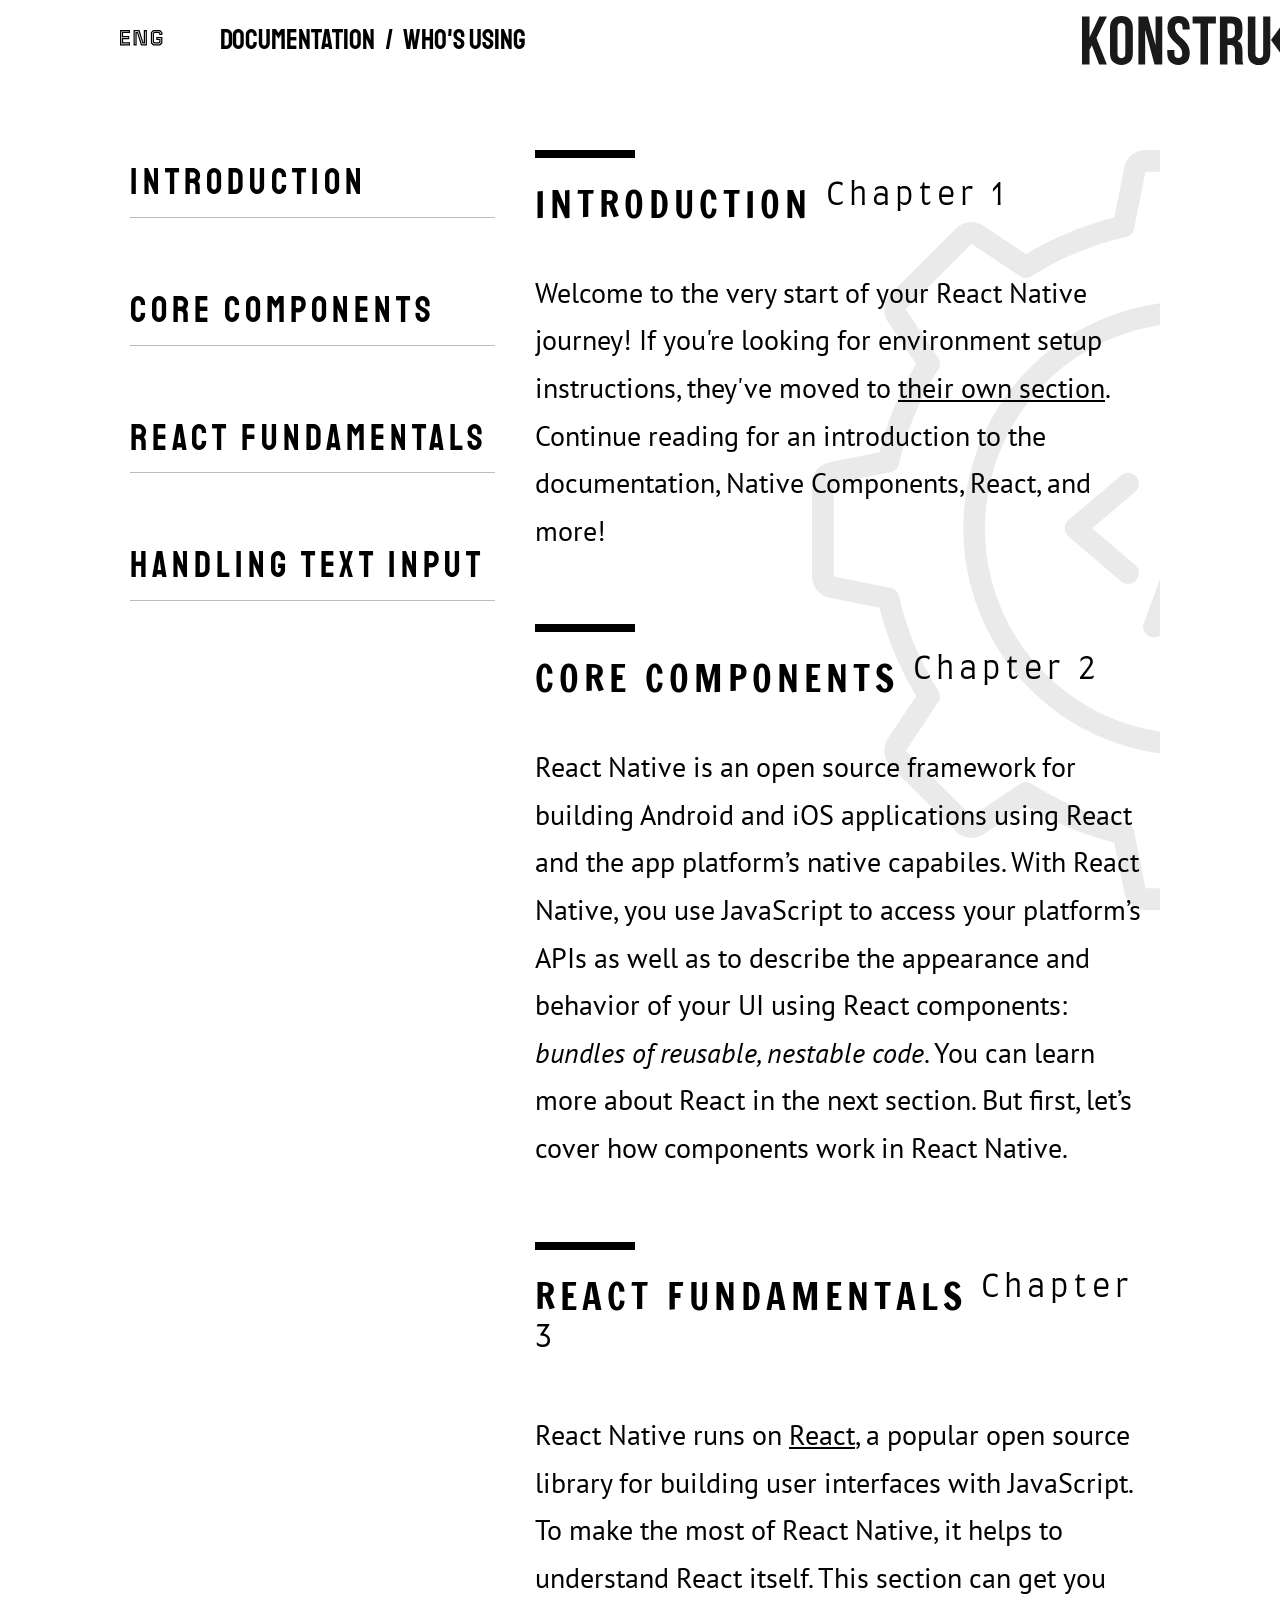
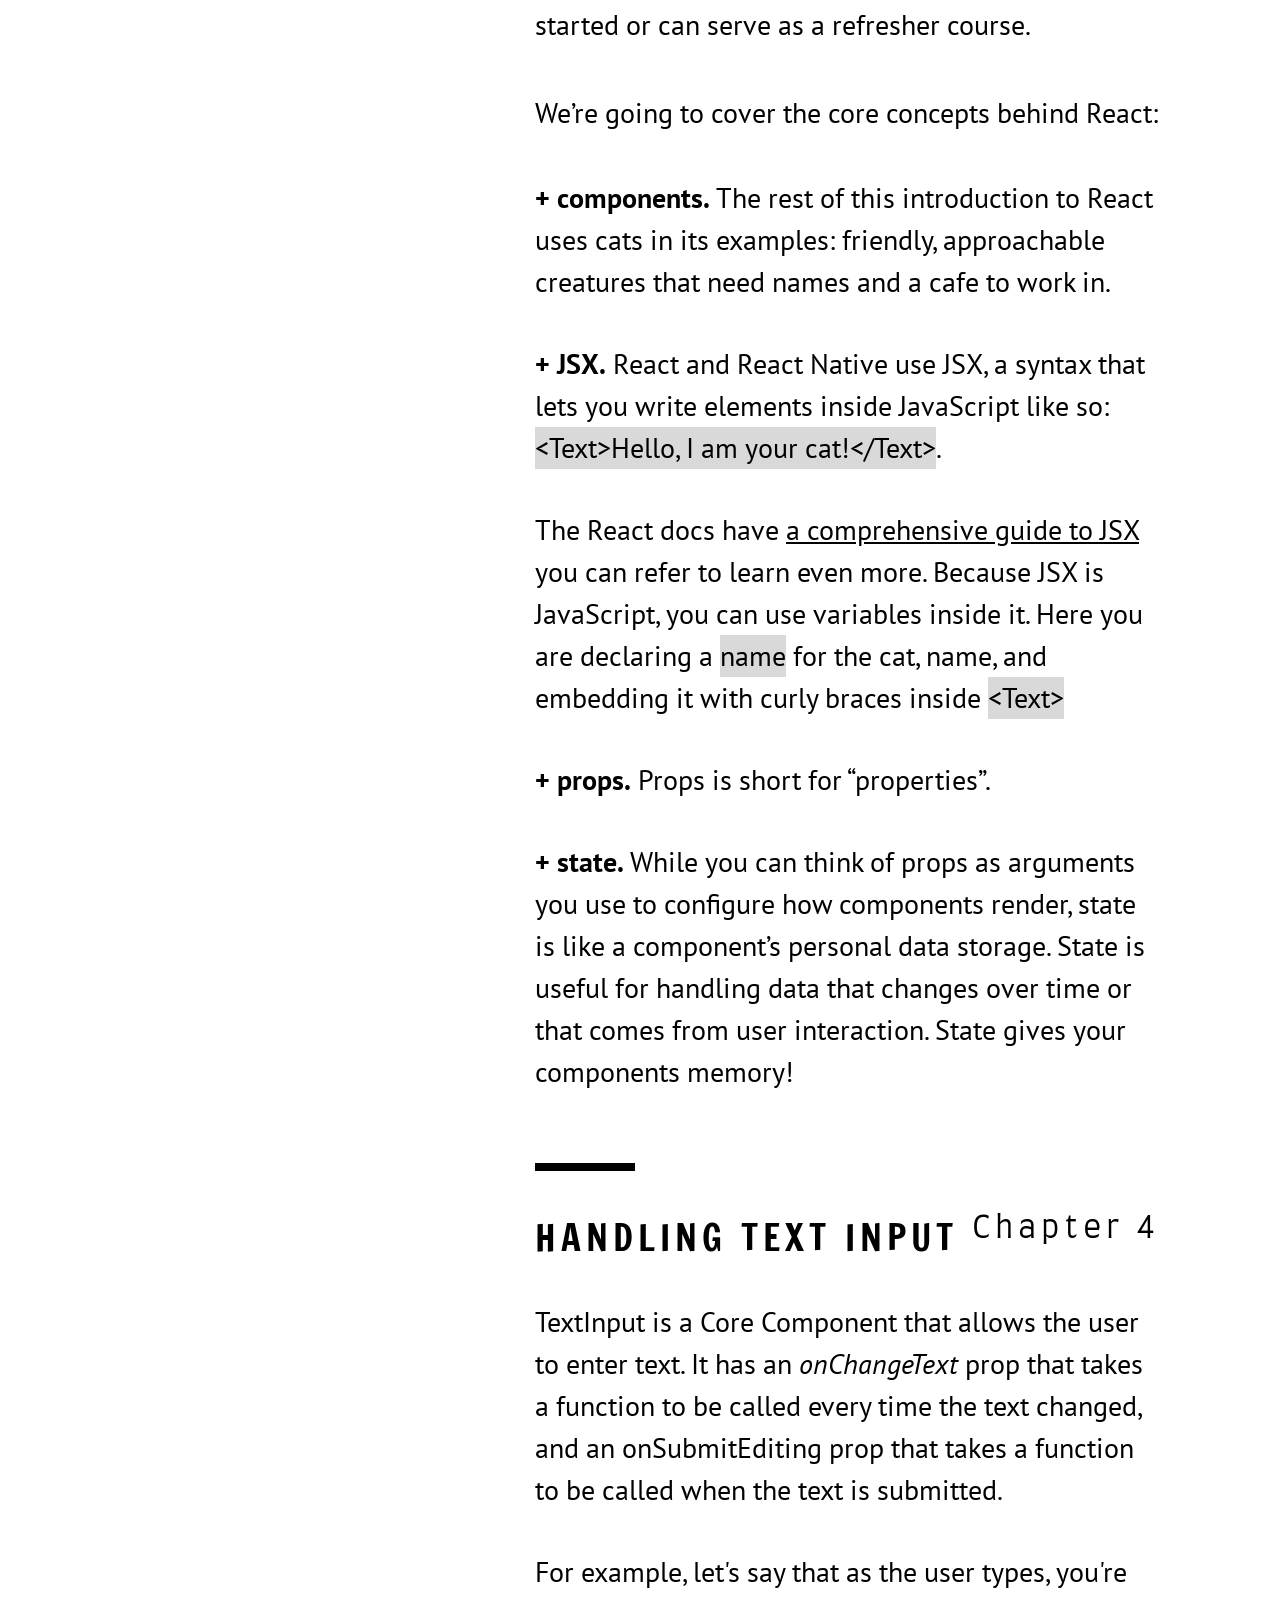
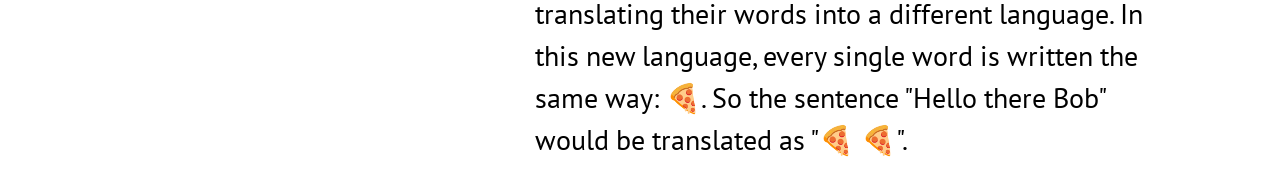
<file: index.html>
<!DOCTYPE html>
<html lang="en">
    <head>
        <meta charset="UTF-8" />
        <meta name="viewport" content="width=device-width, initial-scale=1.0" />
        <link rel="preconnect" href="https://fonts.googleapis.com" />
        <link rel="preconnect" href="https://fonts.gstatic.com" crossorigin />
        <link
            href="https://fonts.googleapis.com/css2?family=Farro:wght@300;400;500;700&family=Francois+One&family=PT+Sans:ital,wght@0,400;0,700;1,400;1,700&family=Staatliches&display=swap"
            rel="stylesheet"
        />
        <link rel="stylesheet" href="styles.css" />
        <title>Beetroot Position-Transform - Documentation</title>
    </head>
    <body>
        <header class="header section staatliches-regular">
            <div class="header-container container">
                <div class="header-nav">
                    <svg class="header-eng">
                        <use href="./images/icons.svg#icon-eng"></use>
                    </svg>
                    <nav class="header-nav-links">
                        <a class="header-nav-link" href="/">Documentation</a>
                        <span>/</span>
                        <a class="header-nav-link" href="/who's-using.html"
                            >Who's using</a
                        >
                    </nav>
                </div>
                <svg class="header-logo">
                    <use href="./images/icons.svg#icon-logo"></use>
                </svg>
            </div>
        </header>
        <main class="main section">
            <div class="main-container container">
                <ul class="sidebar">
                    <li class="title staatliches-regular sidebar-title">
                        <a href="#introduction" class="sidebar-link"
                            >Introduction</a
                        >
                    </li>
                    <li class="title staatliches-regular sidebar-title">
                        <a href="#core-components" class="sidebar-link"
                            >core components</a
                        >
                    </li>
                    <li class="title staatliches-regular sidebar-title">
                        <a href="#react-fundamentals" class="sidebar-link"
                            >react fundamentals</a
                        >
                    </li>
                    <li class="title staatliches-regular sidebar-title">
                        <a href="#handling-text-input" class="sidebar-link"
                            >handling text input</a
                        >
                    </li>
                </ul>
                <div class="content">
                    <section id="introduction" class="content-info">
                        <span class="title-line"></span>
                        <div class="content-info-container">
                            <h2 class="title francois-one-regular">
                                Introduction
                                <sup class="sup-title farro-light"
                                    >Chapter 1</sup
                                >
                            </h2>
                            <p class="text pt-sans-regular">
                                Welcome to the very start of your React Native
                                journey! If you're looking for environment setup
                                instructions, they've moved to
                                <span class="underline">their own section</span
                                >. Continue reading for an introduction to the
                                documentation, Native Components, React, and
                                more!
                            </p>
                        </div>
                    </section>
                    <section id="core-components" class="content-info">
                        <span class="title-line"></span>
                        <div class="content-info-container">
                            <h2 class="title francois-one-regular">
                                core components
                                <sup class="sup-title farro-light"
                                    >Chapter 2</sup
                                >
                            </h2>
                            <p class="text pt-sans-regular">
                                React Native is an open source framework for
                                building Android and iOS applications using
                                React and the app platform’s native capabiles.
                                With React Native, you use JavaScript to access
                                your platform’s APIs as well as to describe the
                                appearance and behavior of your UI using React
                                components:
                                <i>bundles of reusable, nestable code</i>. You
                                can learn more about React in the next section.
                                But first, let’s cover how components work in
                                React Native.
                            </p>
                        </div>
                    </section>
                    <section id="react-fundamentals" class="content-info">
                        <span class="title-line"></span>
                        <div class="content-info-container">
                            <h2 class="title francois-one-regular">
                                react fundamentals
                                <sup class="sup-title farro-light"
                                    >Chapter 3</sup
                                >
                            </h2>
                            <p class="text pt-sans-regular">
                                React Native runs on
                                <span class="underline">React</span>, a popular
                                open source library for building user interfaces
                                with JavaScript. To make the most of React
                                Native, it helps to understand React itself.
                                This section can get you started or can serve as
                                a refresher course.
                            </p>
                            <ul class="react-fundamentals-list pt-sans-regular">
                                <h3 class="text pt-sans-regular">
                                    We’re going to cover the core concepts
                                    behind React:
                                </h3>
                                <li>
                                    <p>
                                        <span class="pt-sans-bold"
                                            >+ components.</span
                                        >
                                        The rest of this introduction to React
                                        uses cats in its examples: friendly,
                                        approachable creatures that need names
                                        and a cafe to work in.
                                    </p>
                                </li>
                                <li class="react-fundamentals-list">
                                    <p>
                                        <span class="pt-sans-bold">+ JSX.</span>
                                        React and React Native use JSX, a syntax
                                        that lets you write elements inside
                                        JavaScript like so:
                                        <span class="bg-color"
                                            >&lt;Text&gt;Hello, I am your
                                            cat!&lt;/Text&gt;</span
                                        >.
                                    </p>
                                    <p>
                                        The React docs have
                                        <span class="underline"
                                            >a comprehensive guide to JSX</span
                                        >
                                        you can refer to learn even more.
                                        Because JSX is JavaScript, you can use
                                        variables inside it. Here you are
                                        declaring a
                                        <span class="bg-color">name</span> for
                                        the cat, name, and embedding it with
                                        curly braces inside
                                        <span class="bg-color"
                                            >&lt;Text&gt;</span
                                        >
                                    </p>
                                </li>
                                <li>
                                    <p>
                                        <span class="pt-sans-bold"
                                            >+ props.</span
                                        >
                                        Props is short for “properties”.
                                    </p>
                                </li>
                                <li>
                                    <p>
                                        <span class="pt-sans-bold"
                                            >+ state.</span
                                        >
                                        While you can think of props as
                                        arguments you use to configure how
                                        components render, state is like a
                                        component’s personal data storage. State
                                        is useful for handling data that changes
                                        over time or that comes from user
                                        interaction. State gives your components
                                        memory!
                                    </p>
                                </li>
                            </ul>
                        </div>
                    </section>
                    <section id="handling-text-input" class="content-info">
                        <div class="content-info-container">
                            <span class="title-line"></span>
                            <h2 class="title francois-one-regular">
                                handling text input
                                <sup class="sup-title farro-light"
                                    >Chapter 4</sup
                                >
                            </h2>
                            <p>
                                TextInput is a Core Component that allows the
                                user to enter text. It has an
                                <i>onChangeText</i> prop that takes a function
                                to be called every time the text changed, and an
                                onSubmitEditing prop that takes a function to be
                                called when the text is submitted.
                            </p>
                            <p>
                                For example, let's say that as the user types,
                                you're translating their words into a different
                                language. In this new language, every single
                                word is written the same way: 🍕. So the
                                sentence "Hello there Bob" would be translated
                                as "🍕 🍕".
                            </p>
                        </div>
                    </section>
                </div>
            </div>
        </main>
    </body>
</html>
</file>
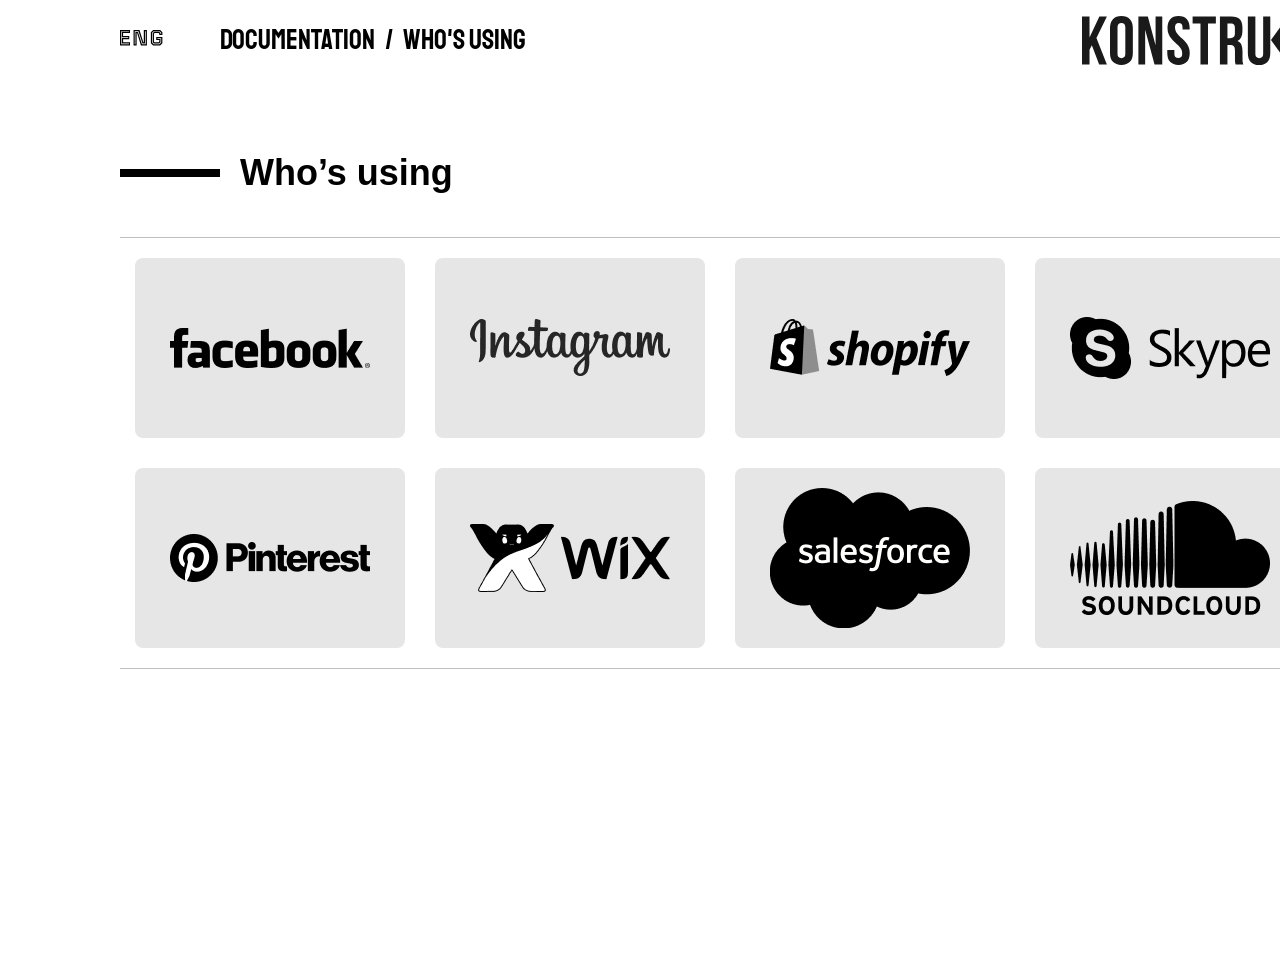
<file: who's-using.html>
<!DOCTYPE html>
<html lang="en">
    <head>
        <meta charset="UTF-8" />
        <meta name="viewport" content="width=device-width, initial-scale=1.0" />
        <link rel="preconnect" href="https://fonts.googleapis.com" />
        <link rel="preconnect" href="https://fonts.gstatic.com" crossorigin />
        <link
            href="https://fonts.googleapis.com/css2?family=Farro:wght@300;400;500;700&family=Francois+One&family=PT+Sans:ital,wght@0,400;0,700;1,400;1,700&family=Staatliches&display=swap"
            rel="stylesheet"
        />
        <link rel="stylesheet" href="styles.css" />
        <title>Beetroot Position-Transform - Who's using</title>
    </head>
    <body>
        <header class="header section staatliches-regular">
            <div class="header-container container">
                <div class="header-nav">
                    <svg class="header-eng">
                        <use href="./images/icons.svg#icon-eng"></use>
                    </svg>
                    <nav class="header-nav-links">
                        <a class="header-nav-link" href="/">Documentation</a>
                        <span>/</span>
                        <a class="header-nav-link" href="/who's-using.html"
                            >Who's using</a
                        >
                    </nav>
                </div>
                <svg class="header-logo">
                    <use href="./images/icons.svg#icon-logo"></use>
                </svg>
            </div>
        </header>
        <main class="main section">
            <div class="main-container container">
                <div class="main-info-container">
                    <div class="main-info">
                        <span class="title-line"></span>
                        <h2 class="main-title">Who’s using</h2>
                    </div>
                    <ul class="main-info-list">
                        <li class="main-info-list-item flip-card">
                            <div class="flip-card-inner">
                                <div class="flip-card-front">
                                    <img
                                        class="main-info-list-item-img"
                                        src="./images/who's-using-img/facebook-logo-black.png"
                                    />
                                </div>
                                <div class="flip-card-back">
                                    <img
                                        class="main-info-list-item-img"
                                        src="./images/who's-using-img/facebook-logo-white.png"
                                    />
                                </div>
                            </div>
                        </li>
                        <li class="main-info-list-item flip-card">
                            <div class="flip-card-inner">
                                <div class="flip-card-front">
                                    <img
                                        class="main-info-list-item-img"
                                        src="./images/who's-using-img/instagram-logo-black.png"
                                    />
                                </div>
                                <div class="flip-card-back">
                                    <img
                                        class="main-info-list-item-img"
                                        src="./images/who's-using-img/instagram-logo-white.png"
                                    />
                                </div>
                            </div>
                        </li>
                        <li class="main-info-list-item flip-card">
                            <div class="flip-card-inner">
                                <div class="flip-card-front">
                                    <img
                                        class="main-info-list-item-img"
                                        src="./images/who's-using-img/shopify-logo-black.png"
                                    />
                                </div>
                                <div class="flip-card-back">
                                    <img
                                        class="main-info-list-item-img"
                                        src="./images/who's-using-img/shopify-logo-white.png"
                                    />
                                </div>
                            </div>
                        </li>
                        <li class="main-info-list-item flip-card">
                            <div class="flip-card-inner">
                                <div class="flip-card-front">
                                    <img
                                        class="main-info-list-item-img"
                                        src="./images/who's-using-img/skype-logo-black.png"
                                    />
                                </div>
                                <div class="flip-card-back">
                                    <img
                                        class="main-info-list-item-img"
                                        src="./images/who's-using-img/skype-logo-white.png"
                                    />
                                </div>
                            </div>
                        </li>
                        <li class="main-info-list-item flip-card">
                            <div class="flip-card-inner">
                                <div class="flip-card-front">
                                    <img
                                        class="main-info-list-item-img"
                                        src="./images/who's-using-img/pinterest-logo-black.png"
                                    />
                                </div>
                                <div class="flip-card-back">
                                    <img
                                        class="main-info-list-item-img"
                                        src="./images/who's-using-img/pinterest-logo-white.png"
                                    />
                                </div>
                            </div>
                        </li>
                        <li class="main-info-list-item flip-card">
                            <div class="flip-card-inner">
                                <div class="flip-card-front">
                                    <img
                                        class="main-info-list-item-img"
                                        src="./images/who's-using-img/wix-logo-black.png"
                                    />
                                </div>
                                <div class="flip-card-back">
                                    <img
                                        class="main-info-list-item-img"
                                        src="./images/who's-using-img/wix-logo-white.png"
                                    />
                                </div>
                            </div>
                        </li>
                        <li class="main-info-list-item flip-card">
                            <div class="flip-card-inner">
                                <div class="flip-card-front">
                                    <img
                                        class="main-info-list-item-img"
                                        src="./images/who's-using-img/saleforse-logo-black.png"
                                    />
                                </div>
                                <div class="flip-card-back">
                                    <img
                                        class="main-info-list-item-img"
                                        src="./images/who's-using-img/saleforse-logo-white.png"
                                    />
                                </div>
                            </div>
                        </li>
                        <li class="main-info-list-item flip-card">
                            <div class="flip-card-inner">
                                <div class="flip-card-front">
                                    <img
                                        class="main-info-list-item-img"
                                        src="./images/who's-using-img/soundcloud-logo-black.png"
                                    />
                                </div>
                                <div class="flip-card-back">
                                    <img
                                        class="main-info-list-item-img"
                                        src="./images/who's-using-img/soundcloud-logo-white.png"
                                    />
                                </div>
                            </div>
                        </li>
                    </ul>
                </div>
            </div>
        </main>
    </body>
</html>
</file>
<file: styles.css>
:root {
    /* background color site */
    --light-background-color: #ffffff;
    --black-background-color: #1a1a1a;
    --dark-background-color: #000000;
    --gray-background-color: #e6e6e6;
    --gray-dark-background-color: #bfbfbf;
    --gray-line-background-color: #bdbdbd;
}

/* font family */
.staatliches-regular {
    font-family: "Staatliches", sans-serif;
    font-weight: 400;
    font-style: normal;
}
.francois-one-regular {
    font-family: "Francois One", sans-serif;
    font-weight: 400;
    font-style: normal;
}
.farro-light {
    font-family: "Farro", sans-serif;
    font-weight: 300;
    font-style: normal;
}
.pt-sans-regular {
    font-family: "PT Sans", sans-serif;
    font-weight: 400;
    font-style: normal;
}
.pt-sans-bold {
    font-family: "PT Sans", sans-serif;
    font-weight: 700;
    font-style: normal;
}

/* base styles */
*,
*::before,
*::after {
    box-sizing: border-box;
}

html {
    scroll-behavior: smooth;
}

body {
    margin: 0 auto;
    color: #000000;
    background: var(--light-background-color);
    font-size: 28px;
    line-height: 1.5;
    font-weight: 400;
    font-family: "PT Sans", sans-serif;
    width: 100vw;
    height: 100vh;
    text-align: center;
}

h1,
h2,
h3,
h4,
h5,
h6,
p {
    margin-top: 0;
    margin-bottom: 0;
}

img {
    display: block;
    max-width: 100%;
    height: auto;
    object-fit: cover;
}

a {
    display: inline-block;
    text-decoration: none;
    color: inherit;
}

address {
    font-style: normal;
}

ul {
    margin: 0;
    padding: 0;
    list-style-type: none;
}

.section {
    padding: 12px 0;
    margin: 0 auto;
}

.container {
    max-width: 1440px;
    margin: 0 auto;
    padding: 0 120px;
}

.title {
    font-size: 36px;
    line-height: 1.3;
    text-transform: uppercase;
    letter-spacing: 5px;
}
.sup-title {
    font-size: 30px;
    line-height: 1.2;
    text-transform: capitalize;
}
.text {
    font-size: 28px;
    line-height: 1.7;
}

/* header styles */
.header {
    position: fixed;
    top: 0;
    left: 0;
    width: 100%;
    padding: 13px 0;
    z-index: 1;
    background-color: var(--light-background-color);
}
.header-container {
    display: flex;
    justify-content: space-between;
    align-items: center;
    padding-top: 17px;
    padding-bottom: 17px;
    width: 1440px;
    height: 54px;
}
.header-nav {
    display: flex;
    gap: 50px;
    align-items: center;
}
.header-eng {
    width: 50px;
    height: 20px;
}
.header-nav-links {
    display: flex;
    gap: 10px;
    align-items: center;
}
.header-nav-link {
    cursor: pointer;
}
.header-nav-link:hover {
    text-decoration: underline;
    text-underline-offset: 5px;
}
.header-logo {
    width: 238px;
    height: 54px;
}

/* main styles */
.main {
    margin-top: 80px;
    padding-top: 70px;
}
.main-container {
    display: flex;
    align-items: start;
    gap: 30px;
}

/* sidebar styles */
.sidebar {
    position: sticky;
    top: 80px;
    left: 0;
    display: flex;
    flex-direction: column;
    align-items: start;
    gap: 70px;
    width: 385px;
    padding: 10px;
}
.sidebar-title {
    width: 365px;
    border-bottom: 1px solid var(--gray-line-background-color);
    text-align: left;
    padding-bottom: 10px;
}
.sidebar-link {
    text-align: left;
}
.sidebar-link:hover {
    text-decoration: underline;
    text-underline-offset: 5px;
}

/* content styles */
.content {
    text-align: left;
    background-image: url(./images/bg-picture.png);
    background-position: center center;
    background-repeat: no-repeat;
    background-position-x: 277px;
    background-position-y: 0px;
    background-size: 760px 760px;
    display: flex;
    flex-direction: column;
    align-items: start;
    gap: 70px;
    width: 100%;
}
.content-info {
    display: flex;
    flex-direction: column;
    align-items: start;
    gap: 20px;
    width: 100%;
    scroll-margin-top: 150px;
}
.title-line {
    width: 100px;
    height: 8px;
    background-color: var(--dark-background-color);
}
.content-info-container {
    display: flex;
    flex-direction: column;
    align-items: flex-start;
    gap: 40px;
    text-align: start;
}
.underline {
    text-decoration: underline;
}
.react-fundamentals-list {
    display: flex;
    flex-direction: column;
    align-items: flex-start;
    gap: 40px;
    text-align: start;
}
.bg-color {
    background: #d9d9d9;
    display: inline-block;
}

/* who's using styles */
.main-info-container {
    display: flex;
    flex-direction: column;
    align-items: flex-start;
    gap: 40px;
    text-align: start;
}
.main-info {
    display: flex;
    flex-direction: row;
    align-items: center;
    gap: 20px;
    text-align: start;
}
.main-title {
    font-size: 36px;
    line-height: 1.3;
    font-family: "Roboto", sans-serif;
    font-weight: 600;
}
.main-info-list {
    display: grid;
    grid-template-columns: repeat(4, 1fr);
    gap: 30px;
    width: 100%;
    padding: 20px 15px;
    border-top: 1px solid var(--gray-dark-background-color);
    border-bottom: 1px solid var(--gray-dark-background-color);
}
.main-info-list-item {
    display: flex;
    align-items: center;
    width: 270px;
    height: 180px;
    background-color: var(--light-background-color);
    border-radius: 8px;
    cursor: pointer;
}
.flip-card {
    width: 270px;
    height: 180px;
    perspective: 1000px;
    border-radius: 8px;
}
.flip-card-inner {
    position: relative;
    width: 100%;
    height: 100%;
    text-align: center;
    transition: transform 0.8s;
    transform-style: preserve-3d;
}
.flip-card-inner:hover {
    transform: rotateY(180deg);
}
.flip-card-front,
.flip-card-back {
    position: absolute;
    width: 100%;
    height: 100%;
    -webkit-backface-visibility: hidden;
    backface-visibility: hidden;
}
.flip-card-back {
    transform: rotateY(180deg);
}
.flip-card-front {
    display: flex;
    align-items: center;
    border-radius: 8px;
    background-color: var(--gray-background-color);
}
.flip-card-back {
    display: flex;
    align-items: center;
    border-radius: 8px;
    background-color: var(--black-background-color);
}
.main-info-list-item-img {
    margin: 0 auto;
    width: 200px;
}
</file>
